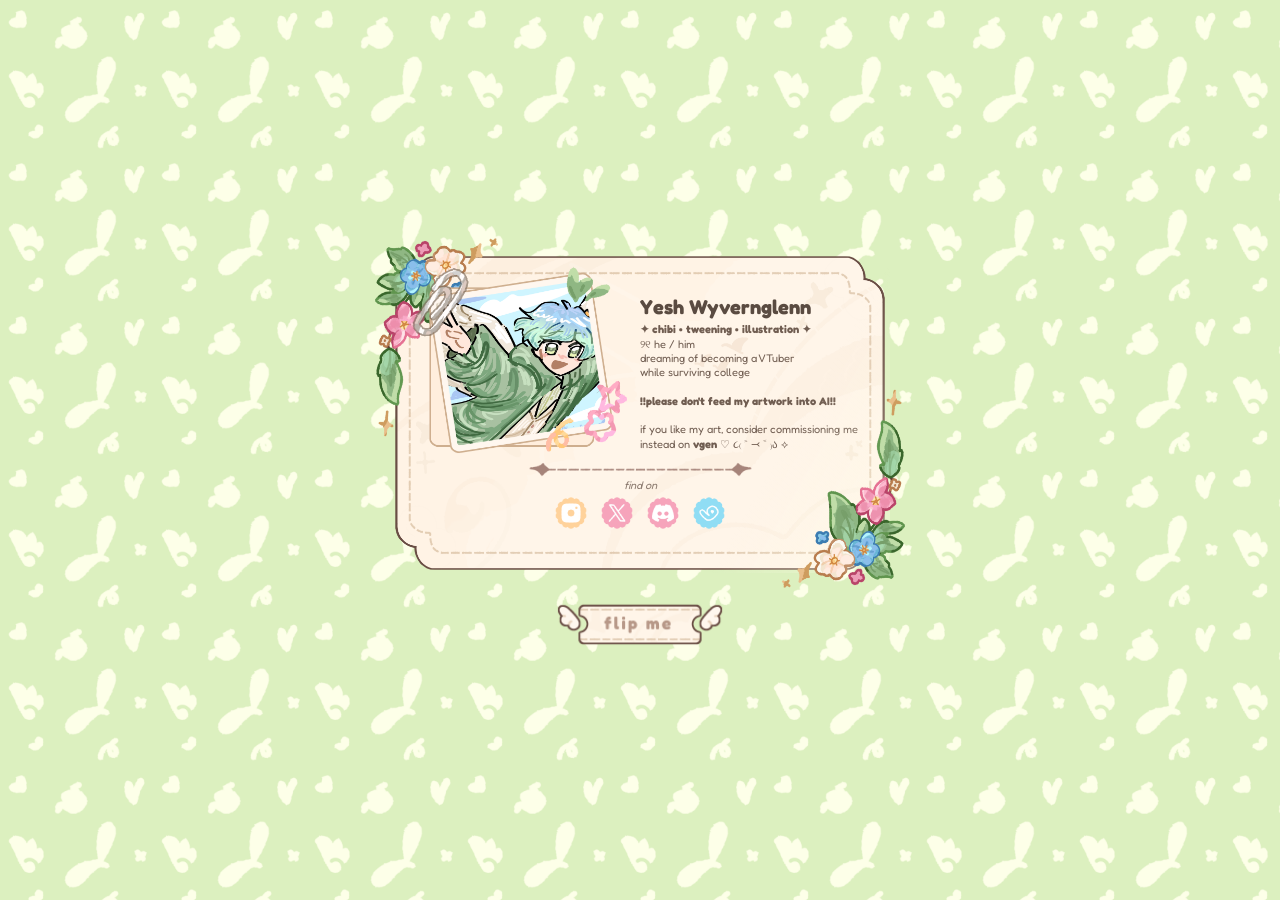
<file: index.html>
<!DOCTYPE html>
<html lang="en">
<head>
  <meta charset="UTF-8">
  <meta name="viewport" content="width=device-width, initial-scale=1.0">
  <title>Yesh Works Card</title>
  <link rel="stylesheet" href="style.css">
  <link rel="icon" type="image/png" href="icon.png">

</head>
<body>

  <!-- MAIN CARD CONTAINER -->
  <div class="card-container">
    <div class="card" id="myCard">
      
      <!-- ========================================== -->
      <!-- 1. FRONT OF THE CARD (Harap) -->
      <!-- ========================================== -->
      <div class="card-face card-front">
        <!-- TOP LAYER DECORATION (FRONT) -->
        <img src="card-deco.png" alt="Card Decoration" class="card-deco-layer">
        
        <!-- Top Row: Avatar at Text Info (40/60 Split) -->
        <div class="profile-section">
          <div class="avatar-box">
            <img src="profile.png" alt="Yesh Avatar" class="avatar-img">
          </div>
          
          <div class="info-text">
            <h2 class="username">Yesh Wyvernglenn</h2>
            <p class="bio-line"><b>✦ chibi • tweening • illustration  ✦</b><br>୨୧ he / him<br>
            dreaming of becoming a VTuber <br>while surviving college<br>
<br>
            <b>!!please don't feed my artwork into AI!!</b><br><br>
            if you like my art, consider commissioning me<br>instead on <b>vgen</b> ♡
            ૮₍ ˃ ⤙ ˂ ₎ა ⟡</p>
          </div>
        </div>

        <!-- Middle Row: Hand-drawn Divider Line -->
        <div class="divider-container">
          <img src="devider.png" alt="Card Divider" class="divider-img">
        </div>

        <!-- Bottom Row: Social Media section -->
        <div class="socials-container">
          <span class="find-on-text">find on</span>
          
          <div class="social-icons">
            <a href="https://instagram.com/yeshworks" target="_blank" class="icon-btn">
              <img src="instagram.png" alt="Instagram">
            </a>
            <a href="https://twitter.com/yeshworks" target="_blank" class="icon-btn">
              <img src="x.png" alt="Twitter/X">
            </a>
            <a href="javascript:void(0)" class="icon-btn" onclick="openDiscordModal(event)">
              <img src="discord.png" alt="Discord">
            </a>
            <a href="https://vgen.co/yeshworks" class="icon-btn">
              <img src="vgen.png" alt="VGen">
            </a>
          </div>
        </div>

      </div> <!-- End of Front Card -->


      <!-- ========================================== -->
      <!-- 2. BACK OF THE CARD (Likod) -->
      <!-- ========================================== -->
      <div class="card-face card-back">
        <!-- TOP LAYER DECORATION (BACK) -->
        <img src="card-deco.png" alt="Card Decoration" class="card-deco-layer">

        <div class="back-content-layout">
          
          <!-- Left Side: Cute Bottle and Bird -->
          <div class="illustration-box">
            <img src="tip-jar.png" 
                 alt="Cute Bottle and Bird" 
                 class="back-illustration" 
                 tabindex="0"
                 href="https://ko-fi.com/yeshworks"
                 onclick="shakeJar(event, this)" 
                 ontouchstart="shakeJar(event, this)"
                 style="cursor: pointer; -webkit-tap-highlight-color: transparent;">
          </div>

          <!-- Right Side: Discord Ticket at Username -->
          <div class="discord-section">
            <div class="discord-ticket-wrapper" onclick="openDiscordModal(event)" style="cursor: pointer;">
              <!--img src="assets/discord-ticket.png" alt="Discord Banner" class="ticket-bg"-->
              
              <div class="discord-text-overlay">
                <span class="discord-tag"><h3>Tap the jar to support me! ✦</h3><br>
                Hi! I'm <b>Yesh <i>(Yesh Wyvernglenn)</i></b>, a 20-year-old student and digital artist from the Philippines. I've been drawing for 6 years, creating cute art with ibisPaint X and Alight Motion. I started taking commissions in 2026 and aspire to become a VTuber. Commissions are available on <b><i>Vgen</i></b>, and you can reach me via <b><i>Discord</i></b> or <b><i>Twitter/X</i></b>. Please don't use my artwork for AI. (ᵔ⩊ᵔ)<br><b>thanks for stopping byଘ( ᴗ͈   ᴗ͈)ഒ </b></span>
              </div>
            </div>
          </div>

        </div>
      </div> <!-- End of Back Card -->

    </div>
  </div>


  <!-- ========================================== -->
  <!-- 3. INTERACTIVE FLIP BUTTON -->
  <!-- ========================================== -->
  <button class="flip-btn" onclick="flipCard()">
    <img src="flip-me.png" alt="Flip Me Button" class="flip-button-img">
  </button>


  <!-- ========================================== -->
  <!-- 4. DISCORD POP-UP MODAL -->
  <!-- ========================================== -->
  <div class="modal-overlay" id="discordModal" onclick="closeDiscordModal(event)">
    <div class="modal-card" onclick="event.stopPropagation()">
      <div class="modal-header">
        <h3>Discord Contact</h3>
      </div>
      
      <p class="modal-instruction">Click the username below to copy!</p>
      
      <div class="copy-box" onclick="copyDiscordTag(this)">
        <span class="discord-copy-tag">@yesh.wrks</span>
        <div class="tooltip" id="copyTooltip">Copy to clipboard</div>
      </div>
    </div>
  </div>
  <!-- Invisible Audio Elements for Sound Effects -->
  <audio id="coinSound" src="coin.mp3" preload="auto"></audio>
  <audio id="flipSound" src="flip.mp3" preload="auto"></audio>

  <script src="script.js"></script>
</body>
</html>
</file>
<file: style.css>
@import url('https://fonts.googleapis.com/css2?family=Fredoka:wght@300..700&display=swap');
* {
  -webkit-tap-highlight-color: transparent;
  outline: none;
}

/* General reset and centering */
body {
  margin: 0;
  padding: 10px;
  min-height: 100vh;
  display: flex;
  flex-direction: column;
  justify-content: center;
  align-items: center;
  background-color: #f5f0eb; /* Soft cream fallback */
  
  /* I-load ang pattern.png at i-repeat ito nang walang katapusan */
  background-image: url('pattern.png');
  background-repeat: repeat;
  background-size: 17vh; 
  
  /* Napakabagal na takbo para maging sobrang soft at hindi nakakahilo */
  animation: movePattern 50s linear infinite; 
  
  font-family: "Fredoka", sans-serif;
  font-optical-sizing: auto;
  font-weight: 400;
  font-style: normal;
  
  box-sizing: border-box;
  overflow-x: hidden;
}

/* --- DIAGONAL PATTERN MOVEMENT (67.5 deg) --- */
@keyframes movePattern {
  0% {
    background-position: 0px 0px;
  }
  100% {
    background-position: 149px -360px; 
  }
}

/* ========================================== */
/* TOP LAYER DECORATION                       */
/* ========================================== */

.card-deco-layer {
  position: absolute;
  
  /* I-force natin ang image na magsimula talaga sa pinaka-sulok ng card */
  top: -15px;
  left: -15px;
  width: calc(100% + 30px);
  height: calc(100% + 30px);
  
  object-fit: fill; 
  pointer-events: none; 
  
  /* Mas mababa dapat ito sa z-index ng avatar image para hindi nito matakpan ang sining mo */
  z-index: 5; 
}

/* Card Container - Base Size */
.card-container {
  width: 500px; 
  height: 320px;
  perspective: 1000px;
  position: relative;
  overflow: visible; 
}

/* The flipping card wrapper */
.card {
  width: 100%;
  height: 100%;
  position: relative;
  transform-style: preserve-3d;
  transition: transform 0.6s cubic-bezier(0.4, 0, 0.2, 1);
  overflow: visible; 
}

/* Class to trigger via JS */
.card.is-flipped {
  transform: rotateY(180deg);
}

/* Common style for both faces */
.card-face {
  position: absolute;
  width: 100%;
  height: 100%;
  backface-visibility: hidden;
  border-radius: 20px;
  box-sizing: border-box;
  padding: 25px; 
  
  display: flex;
  flex-direction: column;
  justify-content: space-between; 
  overflow: visible; /* Pinapayagang lumampas ang dekorasyon sa gilid */
}

/* FRONT FACE BACKGROUND */
.card-front {
  background-image: url('card-base.png');
  background-size: 100% 100%;
  background-repeat: no-repeat;
  color: #5a4b41;
}

/* BACK FACE BACKGROUND */
.card-back {
  background-image: url('card-base.png');
  background-size: 100% 100%;
  background-repeat: no-repeat;
  transform: rotateY(180deg);
  color: #5a4b41;
}

/* FRONT DESIGN LAYOUT (40% / 60% Split with Gap adjustments) */
.profile-section {
  display: flex;
  justify-content: space-between;
  align-items: center;
  width: 100%;
  gap: 40px; 
}

/* Avatar Box: Ang frame lamang */
.avatar-box {
  width: calc(40% - 10px);
  aspect-ratio: 1 / 1; 
  flex-shrink: 0;
  border-radius: 12px;
  position: relative; 
  right: -20px;
  box-sizing: border-box;
  background-color: transparent; 
}

/* Pseudo-element para sa puting background sa loob LAMANG ng frame */
.avatar-box::before {
  content: "";
  position: absolute;
  top: 0;
  left: 0;
  width: 100%;
  height: 10px;
  z-index: 1; 
}

/* Avatar Image */
.avatar-img {
  width: 110%;  
  height: auto; 
  object-fit: contain; 
  
  position: absolute;
  bottom: -5px;  
  left: 50%;     
  transform: translateX(-50%) scale(1.15); 
  transform-origin: bottom center; 
  
  z-index: 10; 
}

/* Info and Bio Text takes exactly 60% */
.info-text {
  width: calc(60% - 5px);
  flex-shrink: 0;
  box-sizing: border-box;
  position: relative;
  right: -15px;
  top: 10px;
}

.info-text h2.username {
  margin: 0 0 3px 0;
  font-size: 20px;
  color: #5a4b41;
  font-weight: bold;
}

.info-text .bio-line {
  margin: 0;
  font-size: 11px; 
  line-height: 1.3;
  color: #705d51;
  word-wrap: break-word; 
}

/* Divider Asset */
.divider-container {
  text-align: center;
  width: 100%;
}

.divider-img {
  width: 50%;
  height: auto;
  display: inline-block;
}

/* Socials Section */
.socials-container {
  display: flex;
  flex-direction: column;
  align-items: center;
}

.find-on-text {
  font-size: 11px;
  font-style: italic;
  margin-bottom: 5px;
  color: #8c7b70;
  position: relative;
  top: -15px;
}

.social-icons {
  display: flex;
  gap: 14px;
  position: relative;
  top: -15px;
}

.icon-btn img {
  width: 32px;
  height: 32px;
  transition: transform 0.2s;
}

.icon-btn img:hover {
  transform: scale(1.15);
}

/* Flip Button Styling (May float animation) */
.flip-btn {
  background: none;
  border: none;
  cursor: pointer;
  margin-top: 25px;
  transition: transform 0.2s;
  padding: 0;
  animation: floatButton 2s ease-in-out infinite; 
}

.flip-btn:hover {
  transform: scale(1.05);
}

.flip-btn img {
  width: 170px;
  display: block;
}

@keyframes floatButton {
  0% { transform: translateY(0px); }
  50% { transform: translateY(-4px); }
  100% { transform: translateY(0px); }
}


/* ========================================== */
/* BACK OF CARD LAYOUT                        */
/* ========================================== */

.back-content-layout {
  display: flex;
  justify-content: space-between;
  align-items: center;
  width: 100%;
  height: 100%;
  gap: 10px;
}

.illustration-box {
  width: 40%; 
  height: 100%;
  display: flex;
  align-items: center;
  justify-content: center;
  position: relative;
  right: -20px;
  z-index: 10;
}

.back-illustration {
  height: 85%; 
  width: auto;  
  object-fit: contain;
  display: block;
}

.discord-section {
  width: 50%;
  display: flex;
  flex-direction: column;
  align-items: center;
  justify-content: center;
  padding-right: 10px;
}

.discord-tag {
    font-size: 11px; 
  line-height: 1.3;
  color: #705d51;
  word-wrap: break-word; 
  position: relative;
  top: -13px;
  
}
.discord-ticket-wrapper {
  position: relative;
  width: 100%;
}

.ticket-bg {
  width: 100%;
  height: auto;
  display: block;
}

/* ========================================== */
/* CUTE BOTTLE SHAKE ANIMATION                */
/* ========================================== */

.bottle-shake {
  animation: jarShake 0.4s ease-in-out;
}

@keyframes jarShake {
  0%, 100% { transform: rotate(0deg); }
  20% { transform: rotate(-6deg) translateX(-3px); }
  40% { transform: rotate(5deg) translateX(3px); }
  60% { transform: rotate(-4deg) translateX(-2px); }
  80% { transform: rotate(3deg) translateX(1px); }
}

/* ========================================== */
/* DISCORD POP-UP MODAL STYLE                 */
/* ========================================== */
.modal-overlay {
  position: fixed;
  top: 0;
  left: 0;
  width: 100vw;
  height: 100vh;
  background-color: rgba(43, 38, 35, 0.4);
  display: flex;
  justify-content: center;
  align-items: center;
  z-index: 999;
  opacity: 0;
  pointer-events: none;
  transition: opacity 0.3s ease;
}

.modal-overlay.active {
  opacity: 1;
  pointer-events: auto;
}

.modal-card {
  background-image: url('discord-card.png');
  background-size: 100% 100%;
  background-repeat: no-repeat;
  background-position: center;
  background-color: transparent;
  
  width: 380px; 
  height: 240px; 
  border: none;
  box-sizing: border-box;
  padding: 25px;
  
  display: flex;
  flex-direction: column;
  justify-content: center; 
  align-items: center;
  text-align: center;
  
  transform: scale(0.85);
  transition: transform 0.3s cubic-bezier(0.175, 0.885, 0.32, 1.275);
}

.modal-overlay.active .modal-card {
  transform: scale(1);
}

.modal-header h3 {
  margin-top: 0;
  margin-bottom: 5px;
  color: #5a4b41;
  font-size: 20px;
}

.modal-instruction {
  font-size: 12px;
  color: #8c7b70;
  margin-top: 0;
  margin-bottom: 15px;
}

.copy-box {
  position: relative;
  display: inline-block;
  padding: 10px 20px;
  border: 2px dashed #d1b44c;
  border-radius: 8px;
  cursor: pointer;
  background-color: #fffdf5;
  transition: background-color 0.2s, transform 0.1s;
}

.copy-box:hover {
  background-color: #fff9db;
  transform: translateY(-2px);
}

.copy-box:active {
  transform: translateY(0);
}

.discord-copy-tag {
  color: #d1b44c;
  font-weight: bold;
  font-size: 15px;
  letter-spacing: 0.5px;
}

.tooltip {
  visibility: hidden;
  position: absolute;
  width: 130px;
  background-color: #5a4b41;
  color: #fff;
  text-align: center;
  padding: 5px 0;
  border-radius: 6px;
  bottom: 125%;
  left: 50%;
  margin-left: -65px;
  opacity: 0;
  transition: opacity 0.3s;
  font-size: 11px;
}

.tooltip::after {
  content: "";
  position: absolute;
  top: 100%;
  left: 50%;
  margin-left: -5px;
  border-width: 5px;
  border-style: solid;
  border-color: #5a4b41 transparent transparent transparent;
}

.copy-box:hover .tooltip {
  visibility: visible;
  opacity: 1;
}

/* ========================================== */
/* COZY CELESTIAL SHINY CARD EFFECT (FIXED!)  */
/* ========================================== */

/* 1. I-secure ang card faces nang hindi pinuputol ang decorations sa gilid */
.card-front, .card-back {
  position: absolute;
}

/* 2. Dito inilapat ang clipping mask at gradient animation para hindi lumampas */
.card-front::after, .card-back::after {
  content: '';
  position: absolute;
  
  /* Nakadikit nang saktong-sakto sa mismong anyo ng card nating 20px radius */
  top: 0;
  left: 0;
  width: 100%;
  height: 100%;
  border-radius: 20px; 
  pointer-events: none;
  
  /* Ito ang pumipigil sa kislap na lumampas sa kurbada ng card base */
  clip-path: inset(0 round 20px); 
  
  /* Ang mahiwagang holographic gradient brush natin */
  background: linear-gradient(
    120deg,
    rgba(255, 255, 255, 0) 30%,
    rgba(255, 253, 230, 0.4) 40%, /* Warm star glow */
    rgba(255, 255, 255, 0.7) 50%, /* Bright highlight */
    rgba(255, 253, 230, 0.4) 60%,
    rgba(255, 255, 255, 0) 70%
  );
  
  /* Ginawa nating 3x ang haba para ma-slide natin ang kulay nang hindi gumagalaw ang element */
  background-size: 300% 100%; 
  z-index: 3; /* Sa ibabaw ng profile details pero sa ilalim ng .card-deco-layer (z-index: 5) */
}

/* 3. Pag-trigger ng Animation para sa Harap at Likod */
.card-front::after {
  animation: autoShineFront 4s infinite ease-in-out;
}

.card-back::after {
  animation: autoShineBack 4s infinite ease-in-out;
}

/* --- EYE-SAFE PATTERN SHINE KEYFRAMES (Moving Background-Position Only!) --- */

/* Front Card Sweep: Mula kanan pakaliwa sa background */
@keyframes autoShineFront {
  0% {
    background-position: 150% 0;
  }
  62.5% { /* 2.5s sweep */
    background-position: -50% 0;
  }
  100% {
    background-position: -50% 0; /* 1.5s delay bago umulit */
  }
}

/* Back Card Sweep: Sabay pero swabe rin ang takbo */
@keyframes autoShineBack {
  0% {
    background-position: 150% 0;
  }
  62.5% {
    background-position: -50% 0;
  }
  100% {
    background-position: -50% 0;
  }
}

/* ========================================== */
/* REACTIVE LAYOUT (PORTRAIT & LANDSCAPE MOBILE) */
/* ========================================== */

@media (max-width: 520px) {
  .card-container {
    transform: scale(0.75); 
    transform-origin: center;
    margin-bottom: -40px; 
  }
  
  .flip-btn {
    transform: scale(0.85);
  }
  
  .modal-card {
    transform: scale(0.8) !important;
  }
}

@media (max-width: 380px) {
  .card-container {
    transform: scale(0.65);
    margin-bottom: -70px;
  }
  
  .flip-btn {
    transform: scale(0.75);
  }
  
  .modal-card {
    transform: scale(0.7) !important;
  }
}

@media (max-height: 500px) and (orientation: landscape) {
  body {
    padding: 5px;
    flex-direction: row; 
    gap: 20px;
  }
  
  .card-container {
    transform: scale(0.75);
    margin: 0;
  }
  
  .flip-btn {
    margin-top: 0;
    transform: scale(0.85);
  }
  
  .modal-card {
    transform: scale(0.75) !important;
  }
}
</file>
